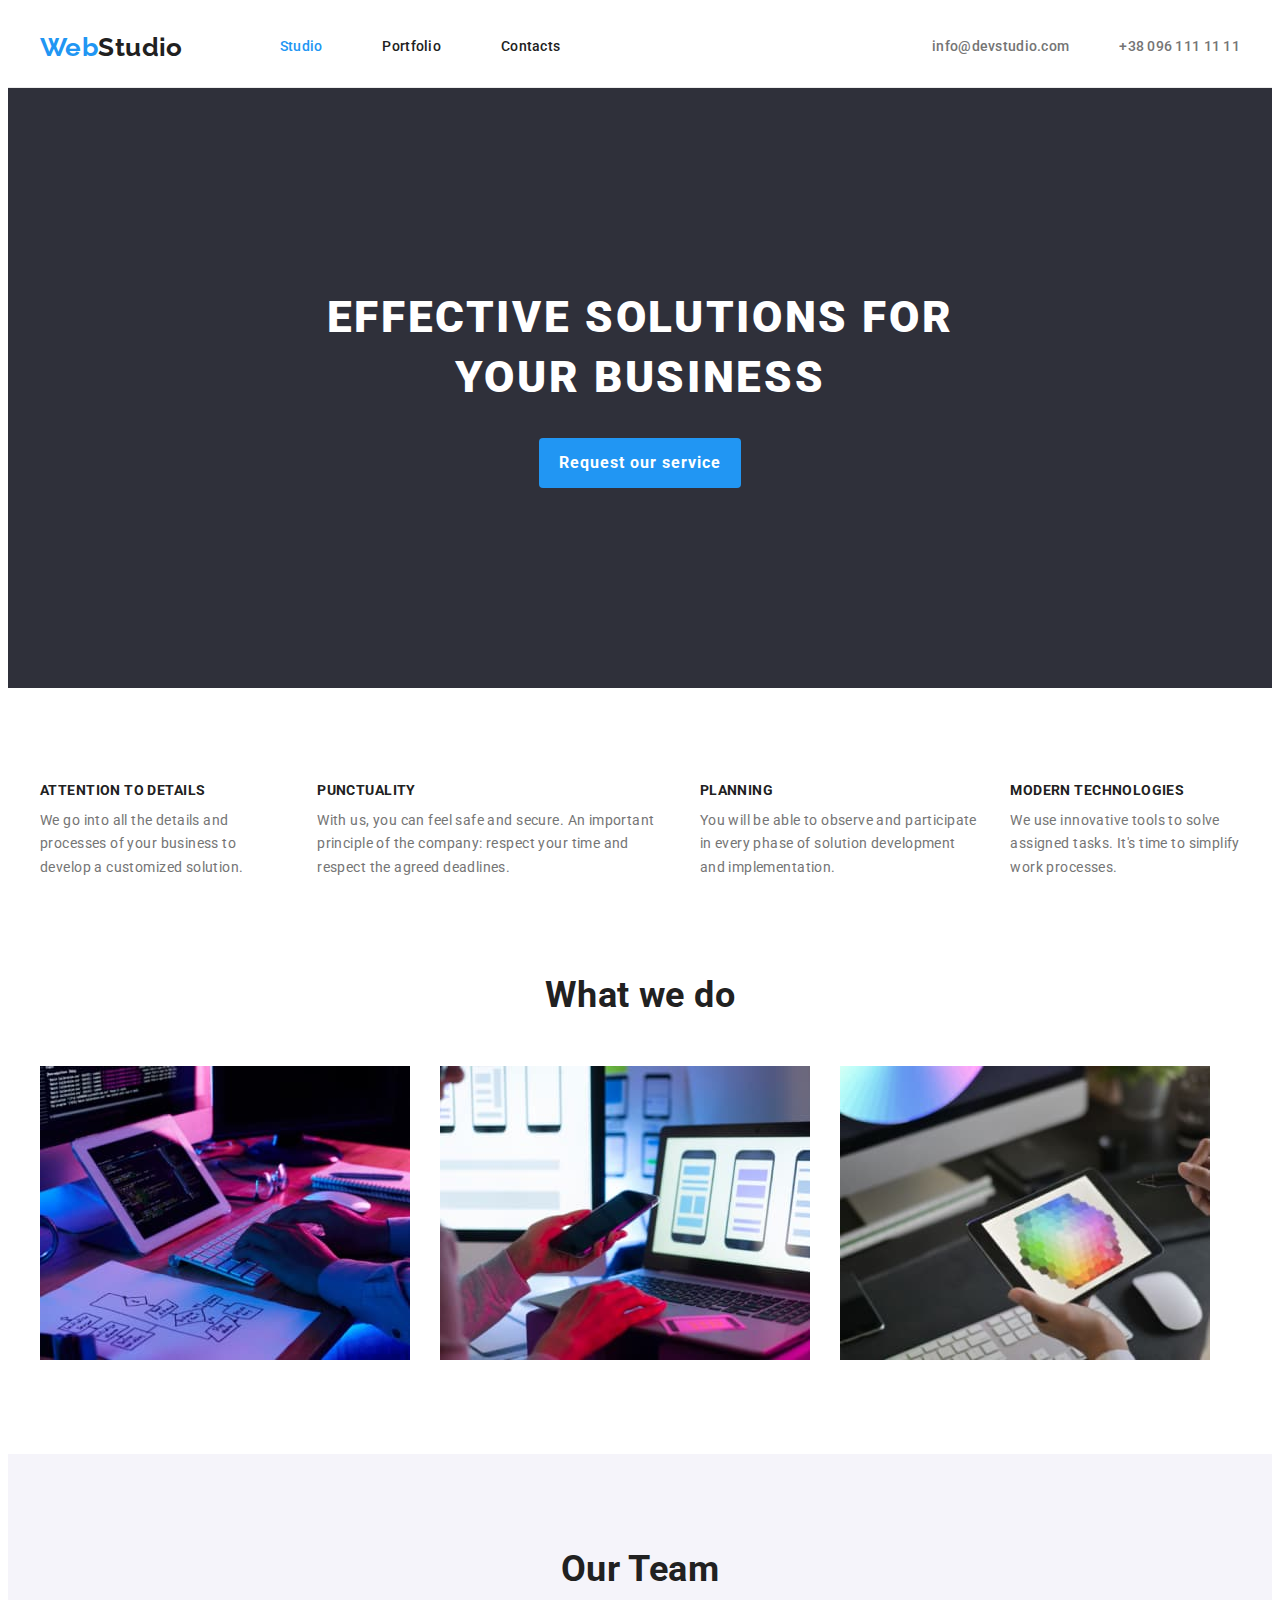
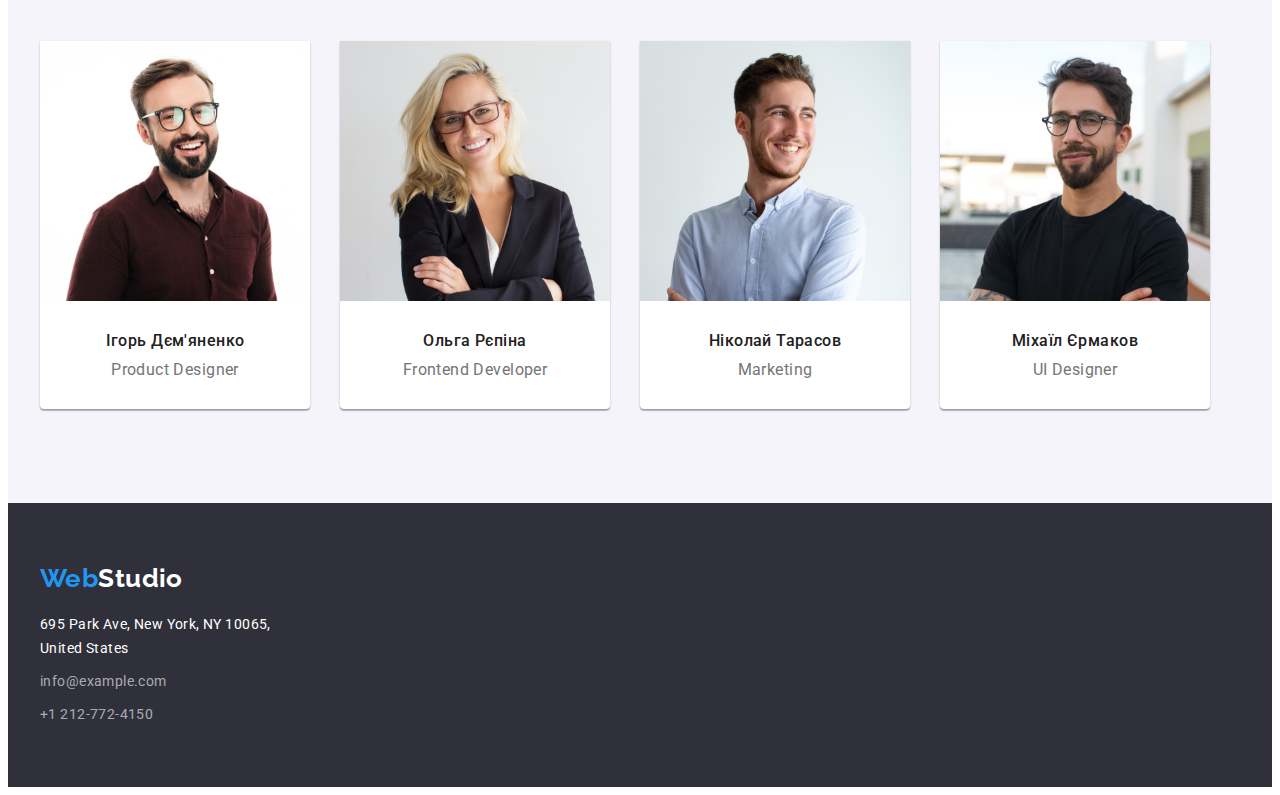
<file: index.html>
<!DOCTYPE html>
<html lang="en">
  <head>
    <meta charset="UTF-8" />
    <meta http-equiv="X-UA-Compatible" content="IE=edge" />
    <meta name="viewport" content="width=device-width, initial-scale=1.0" />
    <title>Document</title>
    <link rel="preconnect" href="https://fonts.googleapis.com">
    <link rel="preconnect" href="https://fonts.gstatic.com" crossorigin>
    <link href="https://fonts.googleapis.com/css2?family=Raleway:wght@700&family=Roboto:wght@400;500;700;900&display=swap" rel="stylesheet">
    <link
        rel="stylesheet"
        href="https://cdnjs.cloudflare.com/ajax/libs/modern-normalize/1.1.0/modern-normalize.min.css"
        integrity="sha512-wpPYUAdjBVSE4KJnH1VR1HeZfpl1ub8YT/NKx4PuQ5NmX2tKuGu6U/JRp5y+Y8XG2tV+wKQpNHVUX03MfMFn9Q=="
        crossorigin="anonymous"
        referrerpolicy="no-referrer"
    />
    <link rel="stylesheet" href="./css/styles.css"/>
  </head>
  <body>
    <!--Page Header-->
    <header class="header">
        <div class="container header-container">
            <nav class="header-nav">
                <a href="/" class="logo header-link">
                    Web<span class="logo-1">Studio</span>
                </a>
            <ul class="nav-site">
                <li class="list"><a href="./index.html" class="header-link link active">Studio</a></li>
                <li class="list"><a href="./portfolio.html" class="header-link link">Portfolio</a></li>
                <li class="list"><a href="/contacts.html" class="header-link link">Contacts</a></li>
            </ul>
      </nav>

        <ul class="header-contact">
            <li class="header-list list"><a href="" class="link">info@devstudio.com</a></li>
            <li class="header-list list"><a href="" class="link">+38 096 111 11 11</a></li>
        </ul>
    </header>

    <main>
        <section class="hero-section">
            <div class="hero-container container">
                <h1 class="hero-heading">EFFECTIVE SOLUTIONS FOR YOUR BUSINESS</h1>
                <button type="button" class="button-request">
                    Request our service
                </button>
            </div>
        </section>

      <section class="definition-section">
        <h2 class="visually-hidden">What defines us</h2>
        <ul class="definition container">
          <li class="definition-list list">
            <h3 class="definition-name">Attention to details</h3>
            <p class="definition-about">
              We go into all the details and processes of your business to
              develop a customized solution.
            </p>
          </li>
          <li class="definition-list list">
            <h3 class="definition-name">Punctuality</h3>
            <p class="definition-about">
              With us, you can feel safe and secure. An important principle of
              the company: respect your time and respect the agreed deadlines.
            </p>
          </li>
          <li class="definition-list list">
            <h3 class="definition-name">Planning</h3>
            <p class="definition-about">
              You will be able to observe and participate in every phase of
              solution development and implementation.
            </p>
          </li>
          <li class="definition-list list">
            <h3 class="definition-name">Modern Technologies</h3>
            <p class="definition-about">
              We use innovative tools to solve assigned tasks. It's time to
              simplify work processes.
            </p>
          </li>
        </ul>
      </section>
      <section class="section">
            <h2 class="section-title what">What we do</h2>
            <ul class="container pictures-container">
                <li class="list">
                <!--image-->
                <img 
                src="./images/box 1.jpg" 
                alt="box" 
                width="370">
                </li>
                <li class="list">
                <!--image-->
                <img 
                src="./images/box 2.jpg" 
                alt="box" 
                width="370">
                </li>
                <li class="list">
                <!--image-->
                <img 
                src="./images/box 3.jpg" 
                alt="box" 
                width="370">
                </li>
            </ul>
    </section>
      <section class="team section">
        <h2 class="section-title">Our Team</h2>
        <ul class="container team-container">
          <li class="list box">
            <!--image-->
            <img 
                src="./images/portrait-1.jpg" 
                alt="portrait-1" 
                width="270">
            <div class="team-card">
              <h3 lang="uk" class="team-name">Ігорь Дєм'яненко</h3>
              <p class="team-position">Product Designer</p>
            </div>
          </li>
          <li class="list box">
            <!--image-->
            <img 
                src="./images/portrait-2.jpg" 
                alt="portrait-2" 
                width="270">
            <div class="team-card">
              <h3 lang="uk" class="team-name">Ольга Рєпіна</h3>
              <p class="team-position">Frontend Developer</p>
            </div>
          </li>
          <li class="list box">
            <!--image-->
            <img 
                src="./images/portrait-3.jpg" 
                alt="portrait-3" 
                width="270"/>
            <div class="team-card">
              <h3 lang="uk" class="team-name">Ніколай Тарасов</h3>
              <p class="team-position">Marketing</p>
            </div>
          </li>
          <li class="list box">
            <!--image-->
            <img 
                src="./images/portrait-4.jpg" 
                alt="portrait-4" 
                width="270">
            <div class="team-card">
              <h3 lang="uk" class="team-name">Міхаїл Єрмаков</h3>
              <p class="team-position">UI Designer</p>
            </div>
          </li>
        </ul>
      </section>
    </main>

    <footer class="footer">
        <div class="container"> 
            <a href="/" class="logo footer-link footer-a-logo">Web<span class="logo-2">Studio</span></a>
            <address>
                <p class="address footer-address"> 
                    695 Park Ave, New York, NY 10065,
                    United States
                </p>
                <ul>
                    <li class="list footer-address"><a href="mailto:info@example.com" class="address-link">info@example.com</a></li>
                    <li class="list"><a href="tel:+12127724150" class="address-link">+1 212-772-4150</a></li>
                </ul>  
            </address>
        </div>
    </footer>
  </body>
</html>
</file>
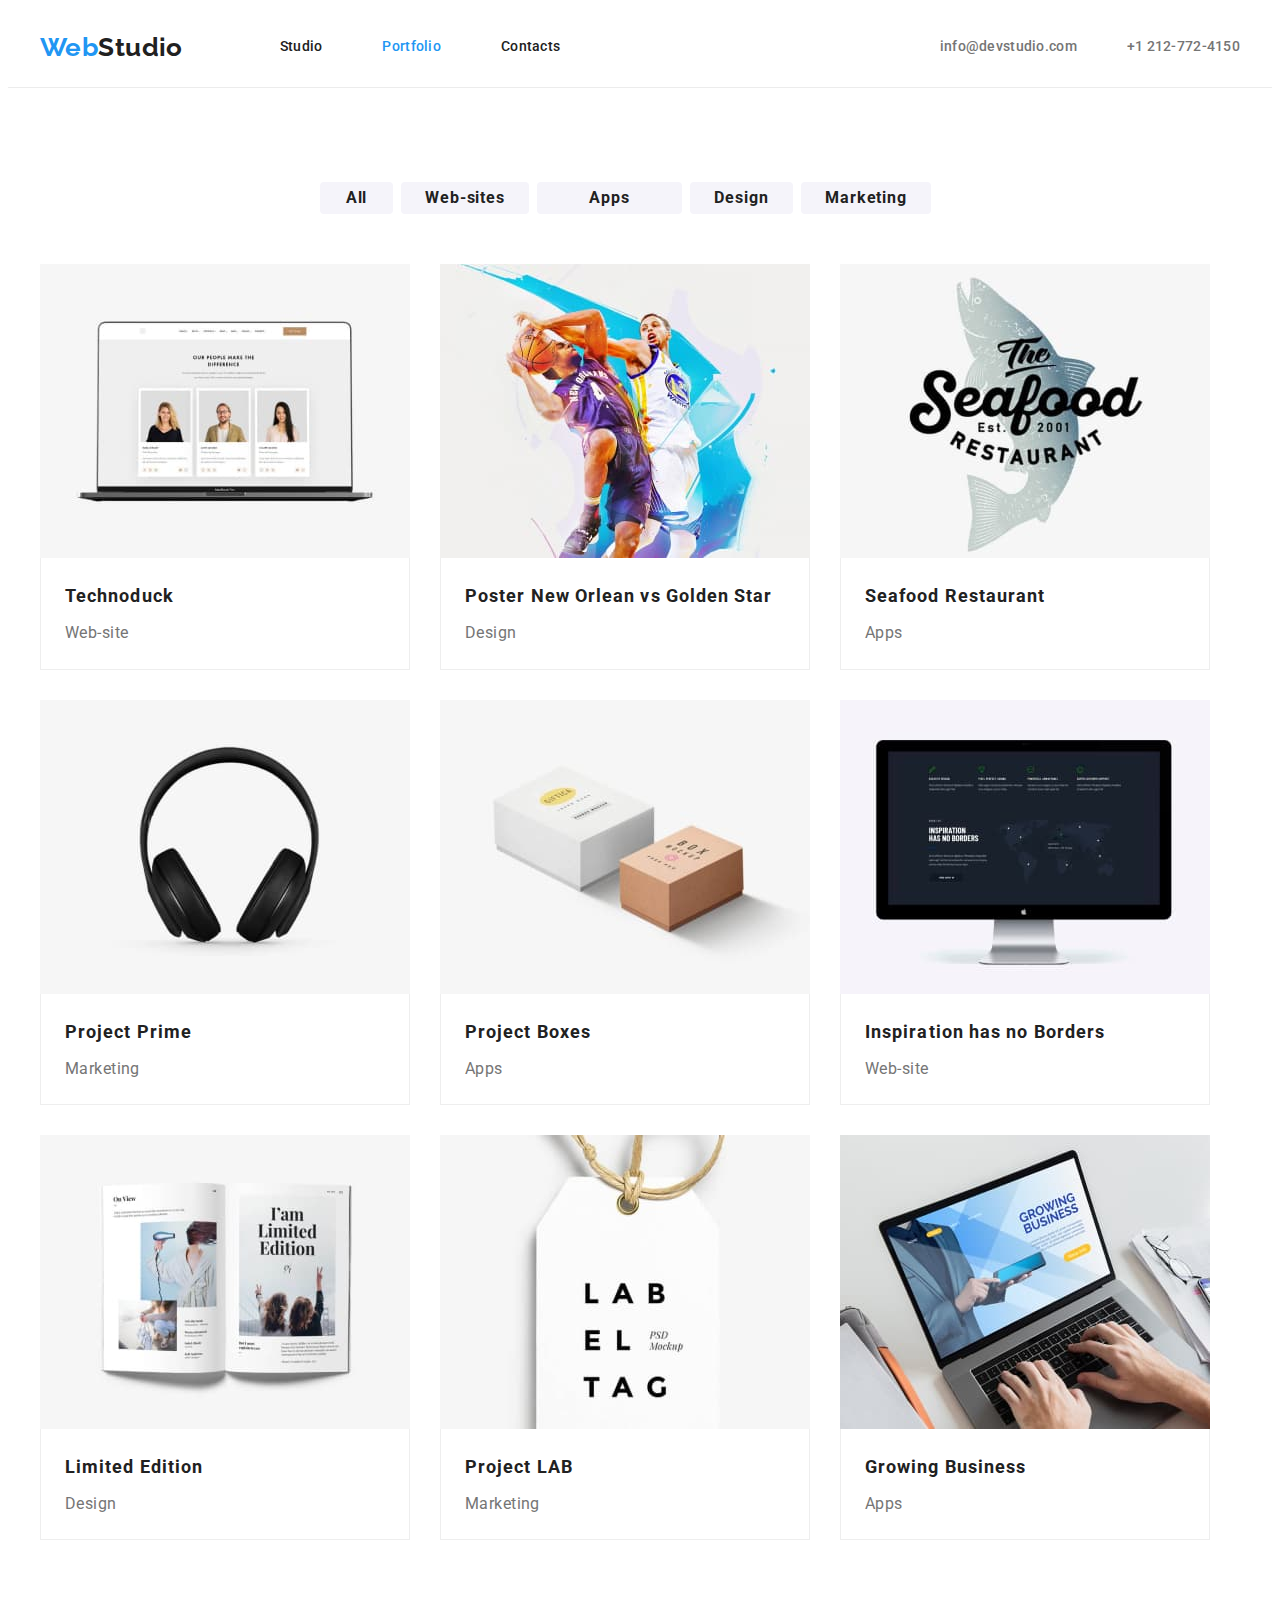
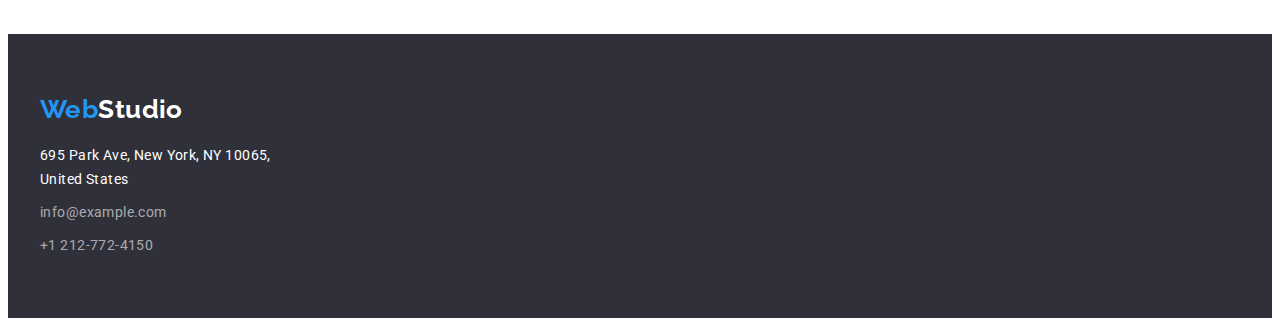
<file: portfolio.html>
<!DOCTYPE html>
<html lang="en">
<head>
    <meta charset="UTF-8"/>
    <meta http-equiv="X-UA-Compatible" content="IE=edge"/>
    <meta name="viewport" content="width=device-width, initial-scale=1.0"/>
    <title>Document</title>
    <link rel="preconnect" href="https://fonts.googleapis.com"/>
    <link rel="preconnect" href="https://fonts.gstatic.com" crossorigin/>
    <link href="https://fonts.googleapis.com/css2?family=Raleway:wght@700&family=Roboto:wght@400;500;700;900&display=swap" rel="stylesheet"/>
    <link
        rel="stylesheet"
        href="https://cdnjs.cloudflare.com/ajax/libs/modern-normalize/1.1.0/modern-normalize.min.css"
        integrity="sha512-wpPYUAdjBVSE4KJnH1VR1HeZfpl1ub8YT/NKx4PuQ5NmX2tKuGu6U/JRp5y+Y8XG2tV+wKQpNHVUX03MfMFn9Q=="
        crossorigin="anonymous"
        referrerpolicy="no-referrer"
    />
    <link rel="stylesheet" href="./css/styles.css"/>
</head>
<body>
    <header class="header">
        <div class="container header-container">
            <nav class="header-nav">
                <a href="/" class="logo header-link">
                  Web<span class="logo-1">Studio</span>
                </a>
                <ul class="nav-site">
                  <li class="list"><a href="./index.html" class="header-link link">Studio</a></li>
                  <li class="list"><a href="./portfolio.html" class="header-link link active">Portfolio</a></li>
                  <li class="list"><a href="/contacts.html" class="header-link link">Contacts</a></li>
                </ul>
            </nav>
            <ul class="header-contact">
                    <li class="header-list list"><a href="" class="link">info@devstudio.com</a></li>
                    <li class="header-list list"><a href="" class="link">+1 212-772-4150</a></li>
            </ul>
        </div>
        
    </header>

    <main>
        <section class="portfolio">
            <div class="container">
                <h1 class="visually-hidden">Portfolio</h1>
            <!--buttons--> 
            <ul class="btn-portfolio">
                <li class="list">
                    <button type="button" class="button button1">All</button>
                </li>
                <li class="list">
                    <button type="button" class="button button2">Web-sites</button>
                </li>
                <li class="list">
                    <button type="button" class="button button3">Apps</button>
                </li>
                <li class="list">
                    <button type="button" class="button button4">Design</button>
                </li>
                <li class="list">
                    <button type="button" class="button button5">Marketing</button>
                </li>
            </ul>
            <!--images-->
            <ul class="portfolio-list list">
                <li class="portfolio-item list">
                    <img src="./images/portfolio-1-1.jpg" alt="Portfolio">
                    <div class="portfolio-item-box">
                        <h2 class="portfolio-title">Technoduck</h2>
                        <p class="portfolio-about">Web-site</p>
                    </div>
                </li>
                <li class="portfolio-item list">
                    <img src="./images/portfolio-1-2.jpg" alt="Portfolio">
                    <div class="portfolio-item-box">
                    <h2 class="portfolio-title">Poster New Orlean vs Golden Star</h2>
                    <p class="portfolio-about">Design</p>
                    </div>
                </li>
                <li class="portfolio-item list">
                    <img src="./images/portfolio-1-3.jpg" alt="Portfolio">
                    <div class="portfolio-item-box">
                    <h2 class="portfolio-title">Seafood Restaurant</h2>
                    <p class="portfolio-about">Apps</p>
                    </div>
                </li>
                <li class="portfolio-item list">
                    <img src="./images/portfolio-2-1.jpg" alt="Portfolio">
                    <div class="portfolio-item-box">
                    <h2 class="portfolio-title">Project Prime</h2>
                    <p class="portfolio-about">Marketing</p>
                    </div>
                </li>
                <li class="portfolio-item list">
                    <img src="./images/portfolio-2-2.jpg" alt="Portfolio">
                    <div class="portfolio-item-box">
                    <h2 class="portfolio-title">Project Boxes</h2>
                    <p class="portfolio-about">Apps</p>
                    </div>
                </li>
                <li class="portfolio-item list">
                    <img src="./images/portfolio-2-3.jpg" alt="Portfolio">
                    <div class="portfolio-item-box">
                    <h2 class="portfolio-title">Inspiration has no Borders</h2>
                    <p class="portfolio-about">Web-site</p>
                    </div>
                </li>
                <li class="portfolio-item list">
                    <img src="./images/portfolio-3-1.jpg" alt="Portfolio">
                    <div class="portfolio-item-box">
                    <h2 class="portfolio-title">Limited Edition</h2>
                    <p class="portfolio-about">Design</p>
                    </div>
                </li>
                <li class="portfolio-item list">
                    <img src="./images/portfolio-3-2.jpg" alt="Portfolio">
                    <div class="portfolio-item-box">
                    <h2 class="portfolio-title">Project LAB</h2>
                    <p class="portfolio-about">Marketing</p>
                    </div>
                </li>
                <li class="portfolio-item list">
                    <img src="./images/portfolio-3-3.jpg" alt="Portfolio">
                    <div class="portfolio-item-box">
                    <h2 class="portfolio-title">Growing Business</h2>
                    <p class="portfolio-about">Apps</p>
                    </div>
                </li>
            </ul>
            </div>
        </section>
    </main>
    <footer class="footer">
        <div class="container">
            <a href="/" class="logo footer-link">Web<span class="logo-2">Studio</span></a>
        <address>
          <p class="address footer-address"> 
            695 Park Ave, New York, NY 10065,
            United States
          </p>
          <ul>
              <li class="list footer-address"><a href="mailto:info@example.com" class="address-link">info@example.com</a></li>
              <li class="list"><a href="tel:+12127724150" class="address-link">+1 212-772-4150</a></li>
          </ul>  
        </address>
        </div>
    </footer>
</body>
</html>
</file>
<file: css/styles.css>
/*------basic!------*/
:root {
    --active-text: #2196F3;
    --white: #FFFFFF;
    --ordinary-text: #212121;
    --description-text: #757575;
    --dark-background: #2F303A;
    --portfolio-background: #E5E5E5;
    --mailto: rgba(255, 255, 255, 0.6);
    --team-background: #F5F4FA;
}

body{
font-family: 'Roboto', sans-serif;
font-style: normal;
font-size: 14px;
font-weight: 400;
line-height: 1.14;
letter-spacing: 0.03em;
color: var(--ordinary-text);
background-color: var(--white);
}

p,
h1,
h2,
h3,
h4,
h5,
h6 {
  margin: 0;
}

ul,
ol {
  margin: 0;
  padding-left: 0;
  list-style: none;
}

button {
  cursor: pointer;
}

address {
  font-style: normal;
}

img {
    display: block;
  }

.list {
    list-style: none;
  }
  
.link {
    text-decoration: none;
  }
  
.container {
    width: 1200px;
    padding-left: 15px;
    padding-right: 15px;
    margin: 0 auto;
  }

.visually-hidden {
    position: absolute;
    white-space: nowrap;
    width: 1px;
    height: 1px;
    overflow: hidden;
    border: 0;
    padding: 0;
    clip: rect(0 0 0 0);
    clip-path: inset(50%);
    margin: -1px;
}

.button {
    font-family: inherit;
    font-weight: 700;
    font-size: 16px;
    line-height: 1.88;
    /* identical to box height, or 188% */
    letter-spacing: 0.06em;
    color: var(--ordinary-text);
    background-color: var(--team-background);
    border: none;
    border-radius: 4px;
}

.button-request {
    font-family: inherit;
    font-weight: 700;
    font-size: 16px;
    line-height: 1.88;
    /* identical to box height, or 188% */
    letter-spacing: 0.06em;
    color: var(--white);
    background-color: var(--active-text);
    border-radius: 4px;
    border: none;
    padding: 10px 20px;
}

.button:hover,
.button:focus {
    color: var(--white);
    background-color: var(--active-text);
}

/*--------Header!--------*/

.header {
display: block;
padding-top: 24px;
padding-bottom: 25px;
border-bottom: 1px solid #ececec;
}

.header-container {
    display: flex;
    align-items: center;
}

.header-nav {
    display: flex;
    align-items: center;
}

.nav-site {
    display: flex;
    align-items: center;
    gap: 60px;
}

.header-contact {
    display: flex;
    align-items: center;
    gap: 50px;
    margin-left: auto;
}

.header-link, 
.footer-link {
    text-decoration: none;
    padding: 0;
    margin: 0;
}

.logo {
    font-family: 'Raleway';
    font-weight: 700;
    font-size: 26px;
    line-height: 1.17;
    color: var(--active-text);
    margin-right: 97px;
}

.header-link .logo-1 {
    color: var(--ordinary-text);
}

.footer-link .logo-2 {
    color: var(--white);
    margin-bottom: 20px;
}

.nav-site .link {
    text-decoration: none;
    font-family: inherit;
    font-size: 14px;
    font-weight: 500;
    line-height: 1.14;
    letter-spacing: 0.02em;
    color: var(--ordinary-text)
}

.nav-site .link:hover,
.nav-site .link:focus {
    text-decoration: none;
    color: var(--active-text);
}

.nav-site .active {
    text-decoration: none;
    color: var(--active-text);
}

.list {
    list-style: none;
}

.header-list .link {
    text-decoration: none;
    font-style: normal;
    font-weight: 500;
    letter-spacing: 0.02em;
    color: var(--description-text);    
}

.header-list .link:hover,
.header-list .link:focus {
    color: var(--active-text);
}

/*main*/

.hero-section {
    background-color: var(--dark-background);
    padding-top: 200px;
    padding-bottom: 200px;
    align-items: center;
}

.hero-container {
    display: flex;
    flex-direction: column;
    align-items: center;
}

.hero-heading {
    font-size: 44px;
    font-weight: 900;
    line-height: 1.36;
    letter-spacing: 0.06em;
    color: var(--white);
    max-width: 696px;
    text-align: center;
    margin-bottom: 30px;
}

.definition-section,
.section {
padding-top: 94px;
}

.section {
    padding-bottom: 94px;
}

.definition {
    display: flex;
    gap: 30px;
}

.definition .definition-list {
width: calc((100%-90px)/4)
}

.definition-name {
    font-family: inherit;
    font-weight: 700;
    font-size: 14px;
    line-height: 1.17;
    letter-spacing: 0.03em;
    text-transform: uppercase;
    margin-bottom: 10px;
}

.definition-about {
    line-height: 1.71;
    color: var(--description-text);
}

.section-title {
    font-weight: 700;
    font-size: 36px;
    line-height: 1.17;
    text-align: center;
    margin-bottom: 50px;
}

.pictures-container {
    display: flex;
    gap: 30px;
}

.what {
    text-align: center;
}

.team {
    background-color: var(--team-background);
}

.team-container {
    display: flex;
    gap: 30px;
    align-items: center;
}

.box {
    background-color: var(--white);
    width: 270px;
    box-shadow: 0px 1px 3px rgba(0, 0, 0, 0.12), 0px 1px 1px rgba(0, 0, 0, 0.14), 0px 2px 1px rgba(0, 0, 0, 0.2);
    border-radius: 0px 0px 4px 4px;
}

.team-card {
    padding: 30px;
}

.team-name {
    font-weight: 500;
    font-size: 16px;
    line-height: 1.19;
/* identical to box height */
    text-align: center;
    margin-bottom: 10px;
}

.team-position {
    font-size: 16px;
    line-height: 1.19;
/* identical to box height */
    color: var(--description-text);
    text-align: center;
}

.footer {
    background-color: var(--dark-background);
    padding-top: 60px;
    padding-bottom: 60px;
}

.footer-a-logo {
    margin-bottom: 20px;
}

.address {
    text-decoration: none;
    font-family: 'Roboto', sans-serif;
    font-style: normal;
    font-size: 14px;
    line-height: 1.71;
    letter-spacing: 00.03em;
/* or 171% */
    color: var(--white);
    max-width: 231px;
    margin-top: 20px;
   } 

.address:hover,
.address:focus {
    color: var(--active-text);
}

.address-link {
    text-decoration: none;
    font-family: 'Roboto', sans-serif;
    font-style: normal;
    font-size: 14px;
    line-height: 1.71;
    letter-spacing: 00.03em;
    /* or 171% */
    color: var(--mailto);
}

.address-link:hover,
.address-link:focus {
    color: var(--active-text);
}

.footer-address {
    margin-bottom: 9px;
}

/*PORTFOLIO*/
.portfolio {
    padding-top: 94px;
    padding-bottom: 94px;
}

.btn-portfolio {
    display: flex;
    flex-wrap: wrap;
    gap: 8px;
    margin-bottom: 50px;
    margin-left: 280px;
}

.button1 {width: 73px;}
.button2 {width: 128px;}
.button3 {width: 145px;}
.button4 {width: 103px;}
.button5 {width: 130px;}

.portfolio-list {
    display: flex;
    flex-wrap: wrap;
    gap: 30px;
}

.portfolio-item-box {
    border-right: 1px solid #EEEEEE; 
    border-bottom: 1px solid #EEEEEE; 
    border-left: 1px solid #EEEEEE;
    padding: 20px 24px;
}

.portfolio-title {
    font-family: 'Roboto', sans-serif;
    font-weight: 700;
    font-size: 18px;
    line-height: 2;
    letter-spacing: 0.06em;
    margin-bottom: 4px;
    color: var(--ordinary-text);
}

.portfolio-about {
    font-family: 'Roboto', sans-serif;
    font-size: 16px;
    line-height: 1.88;
    color: var(--description-text);
}
</file>
